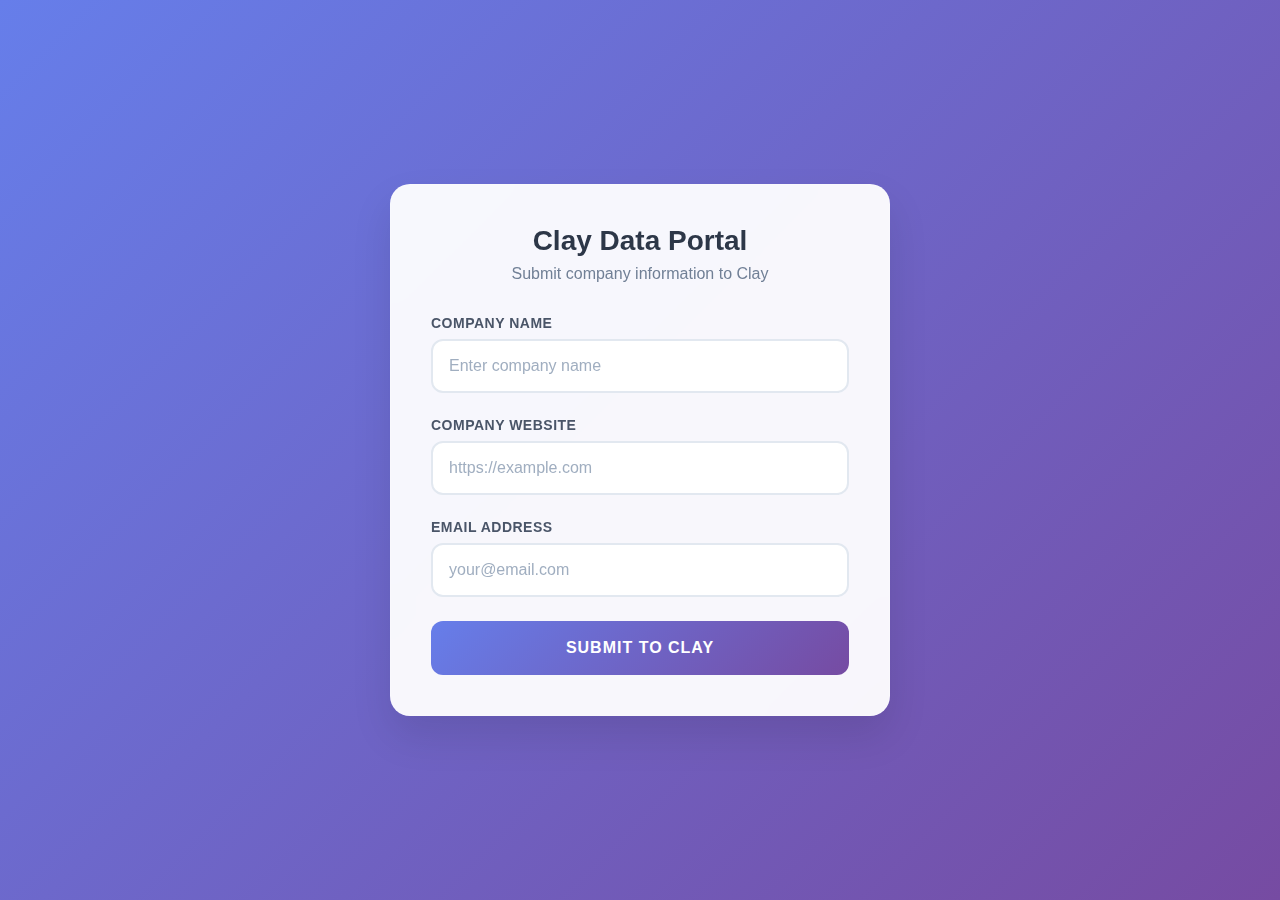
<file: competitors.html>
<!DOCTYPE html>
<html lang="en">
<head>
    <meta charset="UTF-8">
    <meta name="viewport" content="width=device-width, initial-scale=1.0">
    <title>Clay Data Submission Portal</title>
    <style>
        * {
            margin: 0;
            padding: 0;
            box-sizing: border-box;
        }

        body {
            font-family: 'Inter', -apple-system, BlinkMacSystemFont, 'Segoe UI', Roboto, sans-serif;
            background: linear-gradient(135deg, #667eea 0%, #764ba2 100%);
            min-height: 100vh;
            display: flex;
            align-items: center;
            justify-content: center;
            padding: 20px;
        }

        .container {
            background: rgba(255, 255, 255, 0.95);
            backdrop-filter: blur(10px);
            border-radius: 20px;
            box-shadow: 0 20px 40px rgba(0, 0, 0, 0.1);
            padding: 40px;
            max-width: 500px;
            width: 100%;
            border: 1px solid rgba(255, 255, 255, 0.2);
        }

        h1 {
            color: #2d3748;
            margin-bottom: 8px;
            font-size: 28px;
            font-weight: 700;
            text-align: center;
        }

        .subtitle {
            color: #718096;
            text-align: center;
            margin-bottom: 32px;
            font-size: 16px;
        }

        .form-group {
            margin-bottom: 24px;
        }

        label {
            display: block;
            margin-bottom: 8px;
            color: #4a5568;
            font-weight: 600;
            font-size: 14px;
            text-transform: uppercase;
            letter-spacing: 0.5px;
        }

        input[type="text"], input[type="email"], input[type="url"] {
            width: 100%;
            padding: 16px;
            border: 2px solid #e2e8f0;
            border-radius: 12px;
            font-size: 16px;
            transition: all 0.3s ease;
            background: #fff;
        }

        input:focus {
            outline: none;
            border-color: #667eea;
            box-shadow: 0 0 0 3px rgba(102, 126, 234, 0.1);
            transform: translateY(-2px);
        }

        input:hover {
            border-color: #cbd5e0;
        }

        .submit-btn {
            width: 100%;
            background: linear-gradient(135deg, #667eea 0%, #764ba2 100%);
            color: white;
            border: none;
            padding: 18px;
            border-radius: 12px;
            font-size: 16px;
            font-weight: 600;
            cursor: pointer;
            transition: all 0.3s ease;
            text-transform: uppercase;
            letter-spacing: 1px;
        }

        .submit-btn:hover {
            transform: translateY(-2px);
            box-shadow: 0 10px 20px rgba(102, 126, 234, 0.3);
        }

        .submit-btn:active {
            transform: translateY(0);
        }

        .submit-btn:disabled {
            opacity: 0.6;
            cursor: not-allowed;
            transform: none;
        }

        .status {
            margin-top: 20px;
            padding: 16px;
            border-radius: 12px;
            font-weight: 600;
            text-align: center;
            display: none;
        }

        .status.success {
            background-color: #c6f6d5;
            color: #22543d;
            border: 2px solid #9ae6b4;
        }

        .status.error {
            background-color: #fed7d7;
            color: #c53030;
            border: 2px solid #fc8181;
        }

        .status.loading {
            background-color: #bee3f8;
            color: #2a69ac;
            border: 2px solid #90cdf4;
        }

        .loading-spinner {
            display: inline-block;
            width: 20px;
            height: 20px;
            border: 3px solid #90cdf4;
            border-radius: 50%;
            border-top-color: #2a69ac;
            animation: spin 1s ease-in-out infinite;
            margin-right: 10px;
        }

        @keyframes spin {
            to { transform: rotate(360deg); }
        }

        .form-group input::placeholder {
            color: #a0aec0;
        }

        @media (max-width: 480px) {
            .container {
                padding: 24px;
                margin: 10px;
            }
            
            h1 {
                font-size: 24px;
            }
        }
    </style>
</head>
<body>
    <div class="container">
        <h1>Clay Data Portal</h1>
        <p class="subtitle">Submit company information to Clay</p>
        
        <form id="clayForm">
            <div class="form-group">
                <label for="companyName">Company Name</label>
                <input 
                    type="text" 
                    id="companyName" 
                    name="companyName" 
                    required 
                    placeholder="Enter company name"
                >
            </div>
            
            <div class="form-group">
                <label for="companyUrl">Company Website</label>
                <input 
                    type="url" 
                    id="companyUrl" 
                    name="companyUrl" 
                    required 
                    placeholder="https://example.com"
                >
            </div>
            
            <div class="form-group">
                <label for="email">Email Address</label>
                <input 
                    type="email" 
                    id="email" 
                    name="email" 
                    required 
                    placeholder="your@email.com"
                >
            </div>
            
            <button type="submit" class="submit-btn" id="submitBtn">
                Submit to Clay
            </button>
        </form>
        
        <div id="status" class="status"></div>
    </div>

    <script>
        const form = document.getElementById('clayForm');
        const submitBtn = document.getElementById('submitBtn');
        const statusDiv = document.getElementById('status');
        const webhookUrl = 'https://api.clay.com/v3/sources/webhook/pull-in-data-from-a-webhook-572f2bb8-5588-4058-8fbc-f7151793f49f';

        function showStatus(message, type) {
            statusDiv.textContent = message;
            statusDiv.className = `status ${type}`;
            statusDiv.style.display = 'block';
        }

        function showLoadingStatus(message) {
            statusDiv.innerHTML = `<span class="loading-spinner"></span>${message}`;
            statusDiv.className = 'status loading';
            statusDiv.style.display = 'block';
        }

        form.addEventListener('submit', async function(e) {
            e.preventDefault();
            
            // Disable submit button
            submitBtn.disabled = true;
            showLoadingStatus('Sending data to Clay...');
            
            // Get form data
            const formData = new FormData(form);
            const data = {
                company_name: formData.get('companyName'),
                company_url: formData.get('companyUrl'),
                email: formData.get('email')
            };
            
            try {
                const response = await fetch(webhookUrl, {
                    method: 'POST',
                    headers: {
                        'Content-Type': 'application/json',
                    },
                    body: JSON.stringify(data)
                });
                
                if (response.ok) {
                    showStatus('✅ Data successfully sent to Clay!', 'success');
                    form.reset(); // Clear the form
                } else {
                    const errorText = await response.text();
                    showStatus(`❌ Error: ${response.status} - ${response.statusText}`, 'error');
                    console.error('Response:', errorText);
                }
                
            } catch (error) {
                showStatus('❌ Network error - please check your connection', 'error');
                console.error('Error:', error);
            } finally {
                // Re-enable submit button
                submitBtn.disabled = false;
            }
        });

        // Add some visual feedback on input focus
        const inputs = document.querySelectorAll('input');
        inputs.forEach(input => {
            input.addEventListener('focus', function() {
                this.style.transform = 'translateY(-2px)';
            });
            
            input.addEventListener('blur', function() {
                this.style.transform = 'translateY(0)';
            });
        });
    </script>
</body>
</html>
</file>
